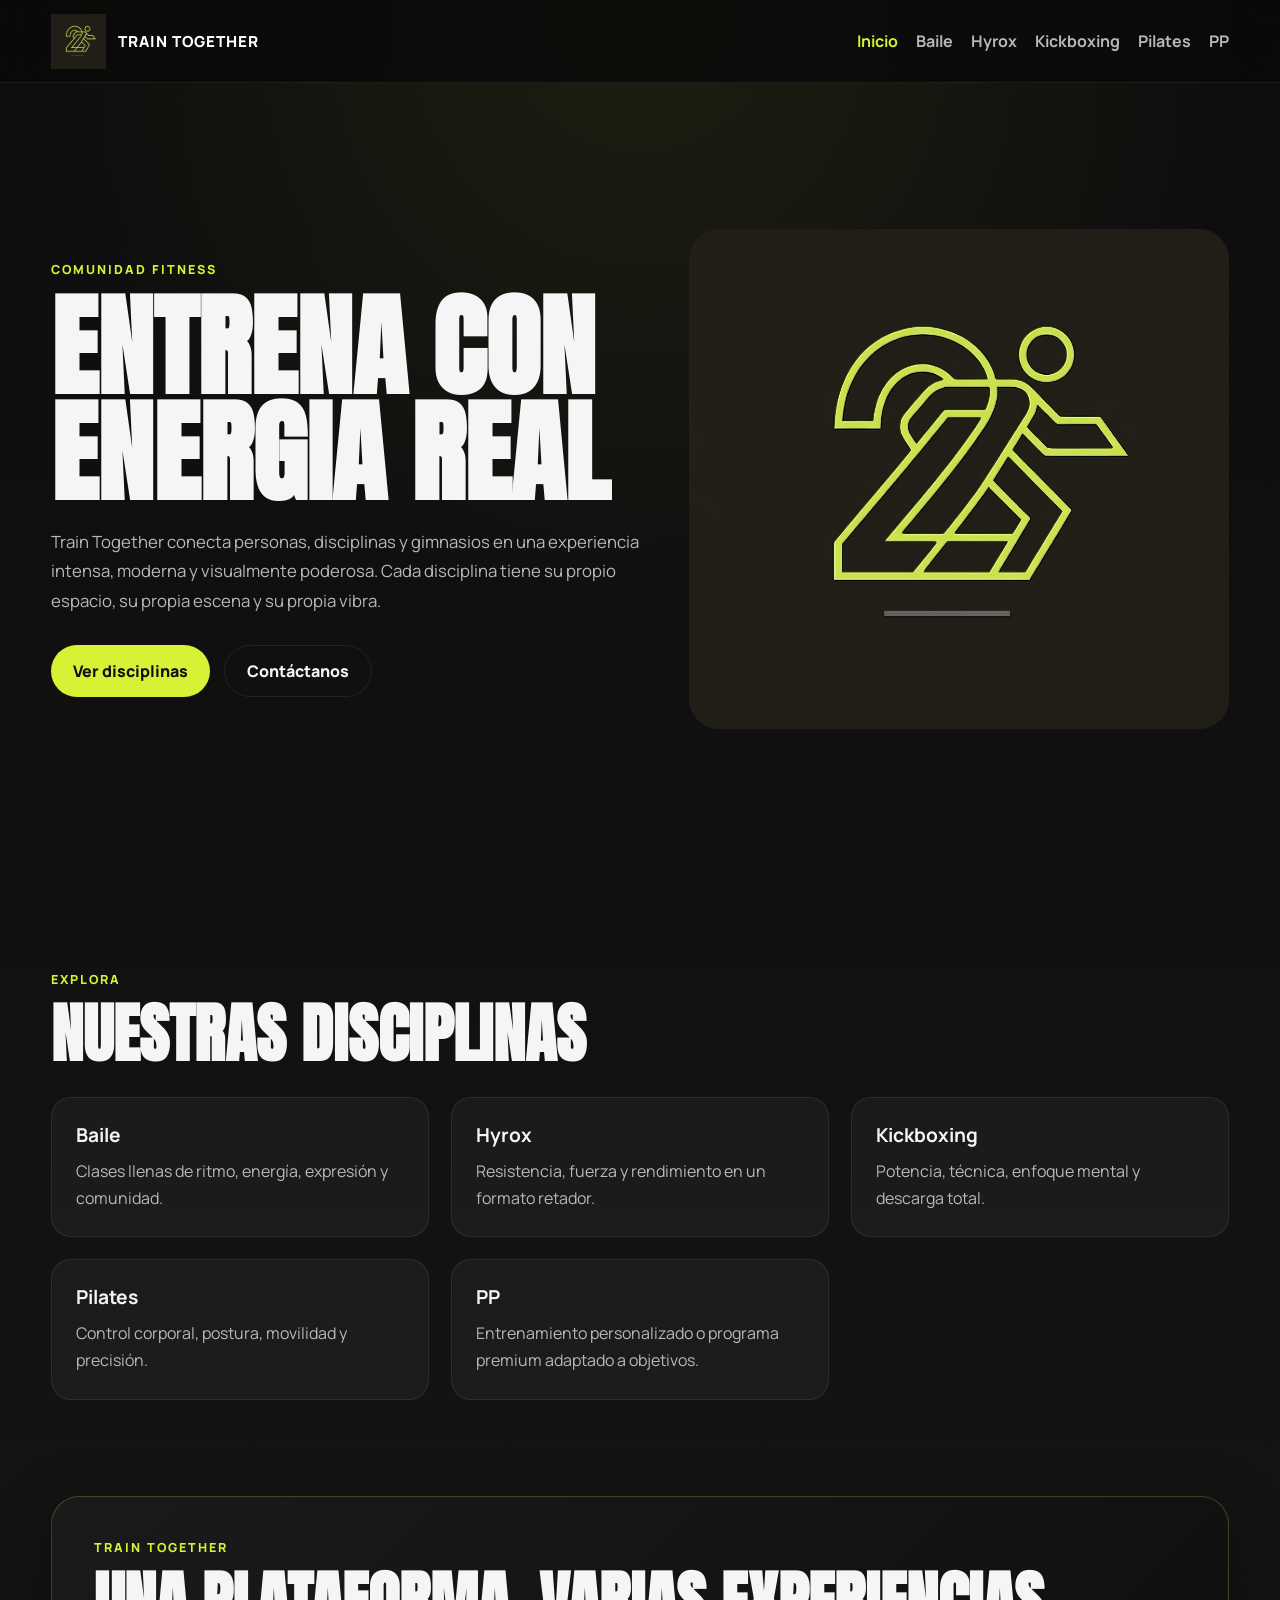
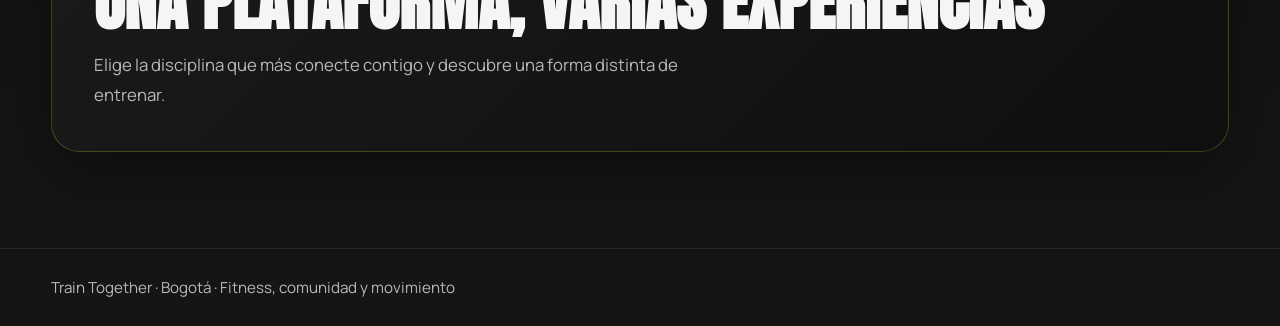
<file: index.html>
<!DOCTYPE html>
<html lang="es">
<head>
  <meta charset="UTF-8">
  <meta name="viewport" content="width=device-width, initial-scale=1.0">
  <title>Train Together</title>
  <link rel="stylesheet" href="styles/styles.css">
  <script src="script/main.js" defer></script>
</head>
<body>
  <header class="site-header">
    <div class="container nav">
      <a class="brand" href="index.html">
        <img src="./logo.png" alt="Train Together Logo">
        <span>Train Together</span>
      </a>

      <nav class="nav-links">
        <a class="active" href="index.html">Inicio</a>
        <a href="baile.html">Baile</a>
        <a href="hyrox.html">Hyrox</a>
        <a href="kickboxing.html">Kickboxing</a>
        <a href="pilates.html">Pilates</a>
        <a href="pp.html">PP</a>
      </nav>
    </div>
  </header>

  <main>
    <section class="hero">
      <div class="container hero-grid">
        <div>
          <p class="kicker">Comunidad fitness</p>
          <h1>Entrena con energia real</h1>
          <p class="lead">
            Train Together conecta personas, disciplinas y gimnasios en una experiencia intensa,
            moderna y visualmente poderosa. Cada disciplina tiene su propio espacio, su propia
            escena y su propia vibra.
          </p>
          <div class="hero-actions">
            <a class="btn btn-primary" href="#disciplinas">Ver disciplinas</a>
            <a class="btn btn-secondary" href="https://wa.me/573000000000">Contáctanos</a>
          </div>
        </div>
<div class="hero-image">
  <img src="./logo.png" alt="Train Together Logo">
</div>
      </div>
    </section>

    <section class="section" id="disciplinas">
      <div class="container">
        <div class="section-head reveal">
          <p class="kicker">Explora</p>
          <h2>Nuestras disciplinas</h2>
        </div>

        <div class="cards">
          <a class="card reveal" href="baile.html">
            <h3>Baile</h3>
            <p>Clases llenas de ritmo, energía, expresión y comunidad.</p>
          </a>

          <a class="card reveal" href="hyrox.html">
            <h3>Hyrox</h3>
            <p>Resistencia, fuerza y rendimiento en un formato retador.</p>
          </a>

          <a class="card reveal" href="kickboxing.html">
            <h3>Kickboxing</h3>
            <p>Potencia, técnica, enfoque mental y descarga total.</p>
          </a>

          <a class="card reveal" href="pilates.html">
            <h3>Pilates</h3>
            <p>Control corporal, postura, movilidad y precisión.</p>
          </a>

          <a class="card reveal" href="pp.html">
            <h3>PP</h3>
            <p>Entrenamiento personalizado o programa premium adaptado a objetivos.</p>
          </a>
        </div>
      </div>
    </section>

    <section class="cta-band">
      <div class="container">
        <div class="cta-box reveal">
          <p class="kicker">Train Together</p>
          <h2>Una plataforma, varias experiencias</h2>
          <p class="lead">
            Elige la disciplina que más conecte contigo y descubre una forma distinta de entrenar.
          </p>
        </div>
      </div>
    </section>
  </main>

  <footer class="footer">
    <div class="container">Train Together · Bogotá · Fitness, comunidad y movimiento</div>
  </footer>
</body>
</html>
</file>
<file: styles/styles.css>
@import url('https://fonts.googleapis.com/css2?family=Anton&family=Manrope:wght@400;500;700;800&display=swap');

:root {
  --bg: #111111;
  --bg-soft: #1a1a1a;
  --card: rgba(255, 255, 255, 0.04);
  --text: #f5f5f5;
  --muted: #b8b8b8;
  --line: rgba(255, 255, 255, 0.08);
  --accent: #d7f234;
  --accent-dark: #221f18;
  --max-width: 1200px;
  --radius: 20px;
  --shadow: 0 20px 60px rgba(0, 0, 0, 0.35);
}

* {
  margin: 0;
  padding: 0;
  box-sizing: border-box;
}

html {
  scroll-behavior: smooth;
}

body {
  font-family: "Manrope", sans-serif;
  color: var(--text);
  background:
    radial-gradient(circle at top, rgba(215, 242, 52, 0.08), transparent 30%),
    linear-gradient(180deg, #0d0d0d 0%, #151515 100%);
}

img {
  width: 100%;
  display: block;
}

a {
  text-decoration: none;
  color: inherit;
}

.container {
  width: min(92%, var(--max-width));
  margin: 0 auto;
}

.site-header {
  position: sticky;
  top: 0;
  z-index: 1000;
  backdrop-filter: blur(14px);
  background: rgba(10, 10, 10, 0.78);
  border-bottom: 1px solid var(--line);
}

.nav {
  min-height: 82px;
  display: flex;
  align-items: center;
  justify-content: space-between;
  gap: 24px;
}

.brand {
  display: flex;
  align-items: center;
  gap: 14px;
}

.brand img {
  width: 44px;
  height: 44px;
  object-fit: contain;
}

.brand span {
  font-weight: 800;
  text-transform: uppercase;
  letter-spacing: 0.06em;
  font-size: 0.95rem;
}

.nav-links {
  display: flex;
  flex-wrap: wrap;
  gap: 18px;
}

.nav-links a {
  color: var(--muted);
  font-weight: 700;
  transition: 0.25s ease;
}

.nav-links a:hover,
.nav-links a.active {
  color: var(--accent);
}

.hero,
.page-hero {
  min-height: 88vh;
  display: grid;
  align-items: center;
  padding: 72px 0;
}

.hero-grid,
.page-hero-grid {
  display: grid;
  grid-template-columns: 1.05fr 0.95fr;
  gap: 42px;
  align-items: center;
}

.kicker {
  color: var(--accent);
  text-transform: uppercase;
  letter-spacing: 0.16em;
  font-size: 0.78rem;
  font-weight: 800;
  margin-bottom: 16px;
}

h1,
h2 {
  font-family: "Anton", sans-serif;
  text-transform: uppercase;
  line-height: 0.95;
}

h1 {
  font-size: clamp(3.2rem, 10vw, 7rem);
  margin-bottom: 20px;
}

h2 {
  font-size: clamp(2rem, 6vw, 4rem);
  margin-bottom: 18px;
}

.lead {
  max-width: 620px;
  color: var(--muted);
  line-height: 1.75;
  font-size: 1.05rem;
}

.hero-actions,
.page-hero-actions {
  display: flex;
  gap: 14px;
  flex-wrap: wrap;
  margin-top: 30px;
}

.btn {
  display: inline-flex;
  align-items: center;
  justify-content: center;
  min-height: 52px;
  padding: 0 22px;
  border-radius: 999px;
  font-weight: 800;
  transition: 0.25s ease;
}

.btn-primary {
  background: var(--accent);
  color: #101010;
}

.btn-primary:hover {
  transform: translateY(-2px);
  box-shadow: 0 14px 30px rgba(215, 242, 52, 0.22);
}

.btn-secondary {
  border: 1px solid var(--line);
  color: var(--text);
  background: transparent;
}

.hero-visual,
.scene-cover {
  min-height: 520px;
  border-radius: var(--radius);
  overflow: hidden;
  border: 1px solid var(--line);
  box-shadow: var(--shadow);
  background-size: cover;
  background-position: center;
  position: relative;
}

.hero-visual::after,
.scene-cover::after {
  content: "";
  position: absolute;
  inset: 0;
  background:
    linear-gradient(180deg, rgba(0, 0, 0, 0.12), rgba(0, 0, 0, 0.68)),
    linear-gradient(135deg, rgba(215, 242, 52, 0.18), transparent 45%);
}

.section {
  padding: 96px 0;
}

.section-head {
  margin-bottom: 32px;
}

.cards {
  display: grid;
  grid-template-columns: repeat(3, 1fr);
  gap: 22px;
}

.card {
  background: var(--card);
  border: 1px solid var(--line);
  border-radius: var(--radius);
  padding: 24px;
  transition: 0.3s ease;
}

.card:hover {
  transform: translateY(-6px);
  border-color: rgba(215, 242, 52, 0.4);
}

.card h3 {
  font-size: 1.2rem;
  margin-bottom: 10px;
}

.card p {
  color: var(--muted);
  line-height: 1.7;
}

.scene-layout {
  display: grid;
  grid-template-columns: 1fr 360px;
  gap: 28px;
}

.panel {
  background: var(--card);
  border: 1px solid var(--line);
  border-radius: var(--radius);
  padding: 24px;
}

.panel + .panel {
  margin-top: 18px;
}

.panel h3 {
  font-size: 1.1rem;
  margin-bottom: 12px;
}

.panel p,
.panel li {
  color: var(--muted);
  line-height: 1.75;
}

.panel ul {
  list-style: none;
}

.cta-band {
  padding: 0 0 96px;
}

.cta-box {
  border: 1px solid rgba(215, 242, 52, 0.22);
  background: linear-gradient(135deg, #1a1a1a 0%, #0f0f0f 100%);
  border-radius: 28px;
  padding: 42px;
  box-shadow: var(--shadow);
}

.footer {
  padding: 28px 0;
  border-top: 1px solid var(--line);
  color: var(--muted);
  font-size: 0.95rem;
}

.reveal {
  opacity: 0;
  transform: translateY(26px);
  transition: 0.7s ease;
}

.reveal.visible {
  opacity: 1;
  transform: translateY(0);
}

.home-cover {
  background-image: url("../assets/home.jpg");
}

.baile-cover {
  background-image: url("../assets/baile.jpg");
}

.hyrox-cover {
  background-image: url("../assets/hyrox.jpg");
}

.kickboxing-cover {
  background-image: url("../assets/kickboxing.jpg");
}

.pilates-cover {
  background-image: url("../assets/pilates.jpg");
}

.pp-cover {
  background-image: url("../assets/pp.jpg");
}

@media (max-width: 980px) {
  .hero-grid,
  .page-hero-grid,
  .cards,
  .scene-layout {
    grid-template-columns: 1fr;
  }

  .hero,
  .page-hero {
    min-height: auto;
    padding: 56px 0;
  }

  .hero-visual,
  .scene-cover {
    min-height: 360px;
  }
}

@media (max-width: 640px) {
  .nav {
    padding: 16px 0;
  }

  .nav-links {
    gap: 10px;
    font-size: 0.92rem;
  }

  .cta-box {
    padding: 28px;
  }
}
.hero-image {
  width: 100%;
  height: 500px;
  border-radius: 30px;
  overflow: hidden;
}

.hero-image img {
  width: 100%;
  height: 100%;
  object-fit: cover;
}

.brand {
  display: flex;
  align-items: center;
  gap: 12px;
  text-decoration: none;
  color: white;
  font-weight: 700;
}

.brand img {
  width: 55px;
  height: auto;
  object-fit: contain;
}
</file>
